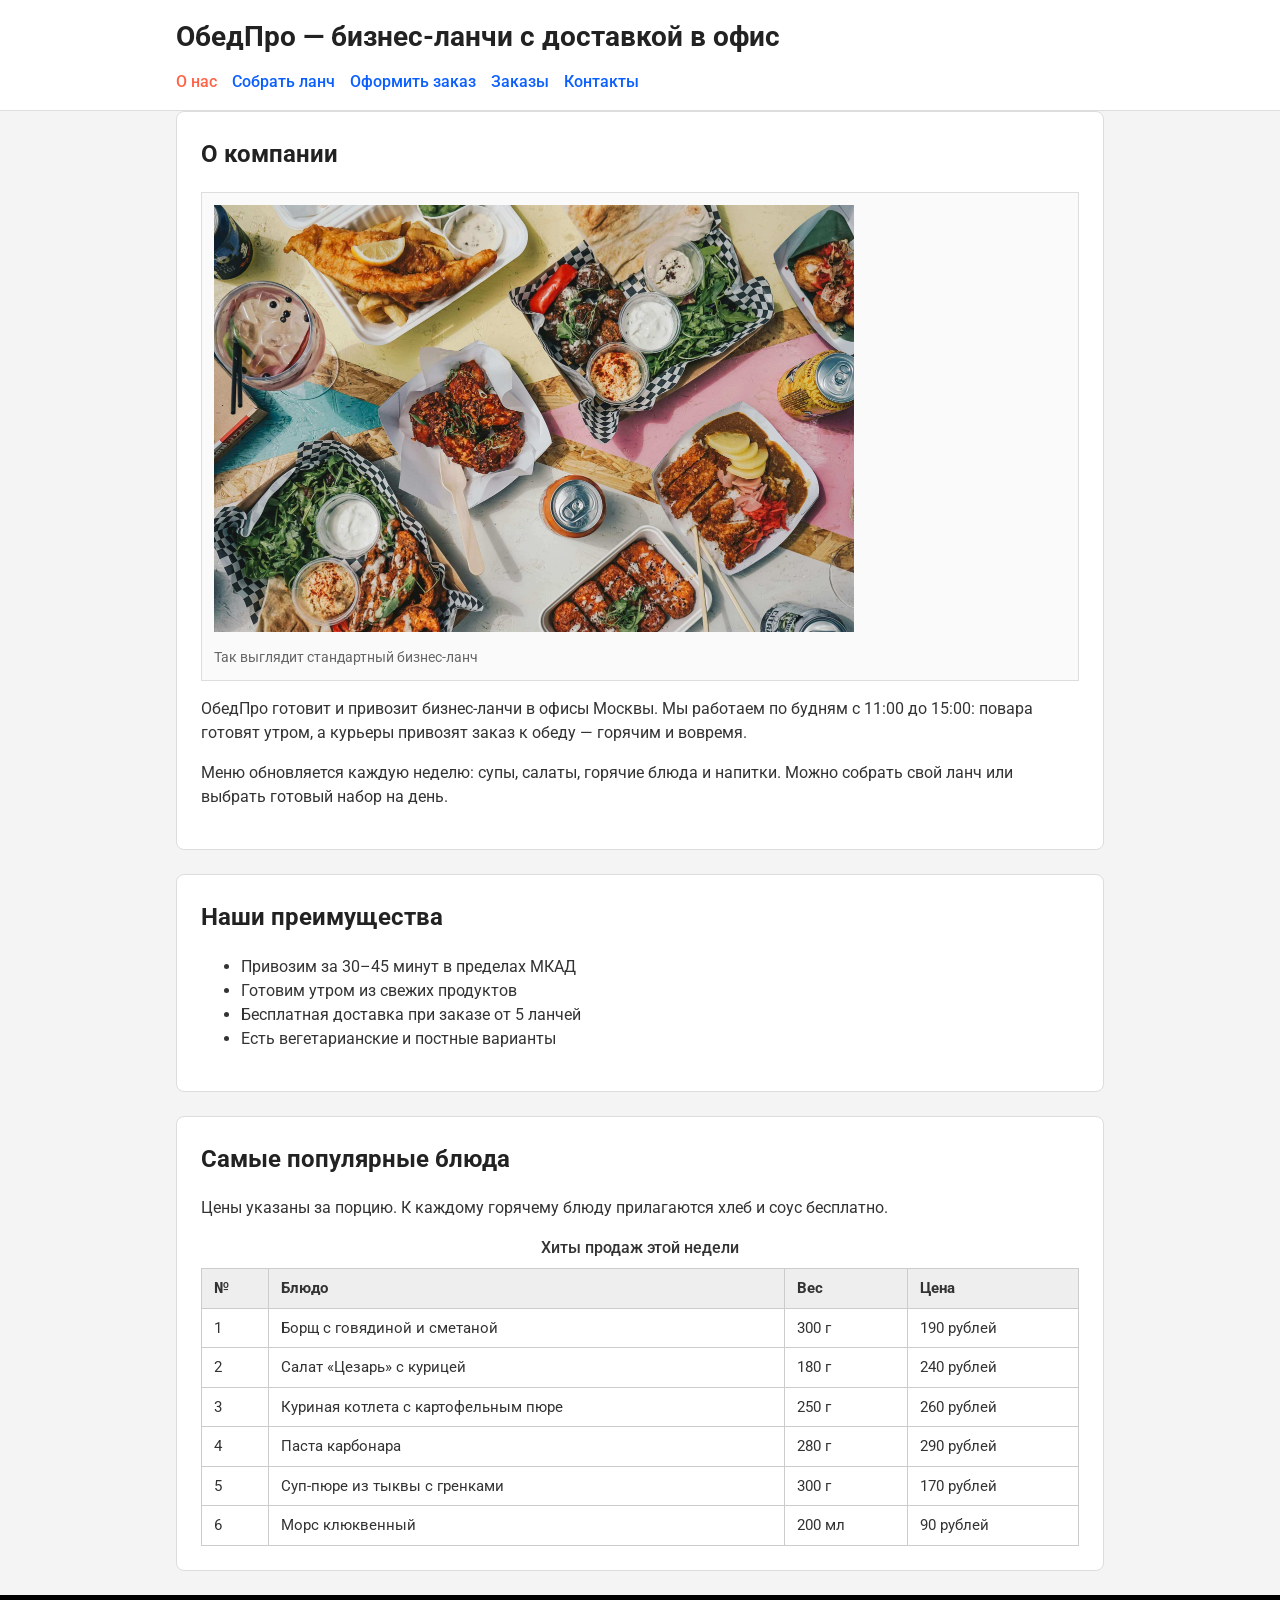
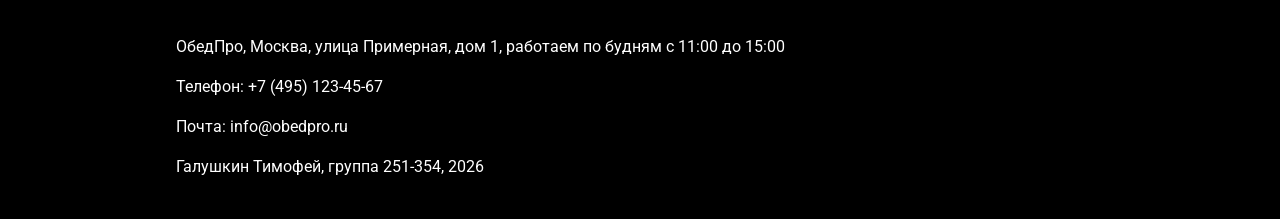
<file: index.html>
<!DOCTYPE html>
<html lang="ru">
    <head>
        <meta charset="utf-8">
        <meta name="viewport"
            content="width=device-width, initial-scale=1.0">
        <title>ОбедПро — доставка бизнес-ланчей в Москве</title>
        <link rel="preconnect" href="https://fonts.googleapis.com">
        <link rel="preconnect"
            href="https://fonts.gstatic.com" crossorigin>
        <link rel="stylesheet"
            href="https://fonts.googleapis.com/css2?family=Roboto:wght@400;500;700&amp;display=swap">
        <link rel="stylesheet" href="css/style.css">
    </head>
    <body>
        <header class="site-header">
            <div class="container header-inner">
                <h1 class="logo">ОбедПро — бизнес-ланчи с доставкой в офис</h1>
                <nav class="site-nav">
                    <ul>
                        <li>
                            <a href="#about" class="active">О нас</a>
                        </li>
                        <li>
                            <a href="lunch.html">Собрать ланч</a>
                        </li>
                        <li>
                            <a href="order.html">Оформить заказ</a>
                        </li>
                        <li>
                            <a href="orders.html">Заказы</a>
                        </li>
                        <li>
                            <a href="#contacts">Контакты</a>
                        </li>
                    </ul>
                </nav>
            </div>
        </header>
        <main class="container">
            <section class="about" id="about">
                <h2>О компании</h2>
                <figure>
                    <img src="images/lunch.jpg"
                        width="640" height="427"
                        alt="Бизнес-ланч: суп, горячее и салат">
                    <figcaption>
                        Так выглядит стандартный бизнес-ланч
                    </figcaption>
                </figure>
                <p>
                    ОбедПро готовит и привозит бизнес-ланчи
                    в офисы Москвы. Мы работаем по будням
                    с 11:00 до 15:00: повара готовят утром,
                    а курьеры привозят заказ к обеду —
                    горячим и вовремя.
                </p>
                <p>
                    Меню обновляется каждую неделю: супы,
                    салаты, горячие блюда и напитки.
                    Можно собрать свой ланч или выбрать
                    готовый набор на день.
                </p>
            </section>
            <section class="advantages" id="advantages">
                <h2>Наши преимущества</h2>
                <ul>
                    <li>
                        Привозим за 30–45 минут в пределах МКАД
                    </li>
                    <li>
                        Готовим утром из свежих продуктов
                    </li>
                    <li>
                        Бесплатная доставка при заказе от 5 ланчей
                    </li>
                    <li>
                        Есть вегетарианские и постные варианты
                    </li>
                </ul>
            </section>
            <section class="popular" id="popular">
                <h2>Самые популярные блюда</h2>
                <p>
                    Цены указаны за порцию. К каждому горячему
                    блюду прилагаются хлеб и соус бесплатно.
                </p>
                <table>
                    <caption>
                        Хиты продаж этой недели
                    </caption>
                    <thead>
                        <tr>
                            <th scope="col">
                                №
                            </th>
                            <th scope="col">
                                Блюдо
                            </th>
                            <th scope="col">
                                Вес
                            </th>
                            <th scope="col">
                                Цена
                            </th>
                        </tr>
                    </thead>
                    <tbody>
                        <tr>
                            <td>1</td>
                            <td>Борщ с говядиной и сметаной</td>
                            <td>300 г</td>
                            <td>190 рублей</td>
                        </tr>
                        <tr>
                            <td>2</td>
                            <td>Салат «Цезарь» с курицей</td>
                            <td>180 г</td>
                            <td>240 рублей</td>
                        </tr>
                        <tr>
                            <td>3</td>
                            <td>Куриная котлета с картофельным пюре</td>
                            <td>250 г</td>
                            <td>260 рублей</td>
                        </tr>
                        <tr>
                            <td>4</td>
                            <td>Паста карбонара</td>
                            <td>280 г</td>
                            <td>290 рублей</td>
                        </tr>
                        <tr>
                            <td>5</td>
                            <td>Суп-пюре из тыквы с гренками</td>
                            <td>300 г</td>
                            <td>170 рублей</td>
                        </tr>
                        <tr>
                            <td>6</td>
                            <td>Морс клюквенный</td>
                            <td>200 мл</td>
                            <td>90 рублей</td>
                        </tr>
                    </tbody>
                </table>
            </section>
        </main>
        <footer class="site-footer" id="contacts">
            <div class="container">
                <p>
                    ОбедПро, Москва, улица Примерная, дом 1,
                    работаем по будням с 11:00 до 15:00
                </p>
                <p>
                    Телефон:
                    <a href="tel:+74951234567">+7 (495) 123-45-67</a>
                </p>
                <p>
                    Почта:
                    <a href="mailto:info@obedpro.ru">info@obedpro.ru</a>
                </p>
                <p>Галушкин Тимофей, группа 251-354, 2026</p>
            </div>
        </footer>
    </body>
</html>
</file>
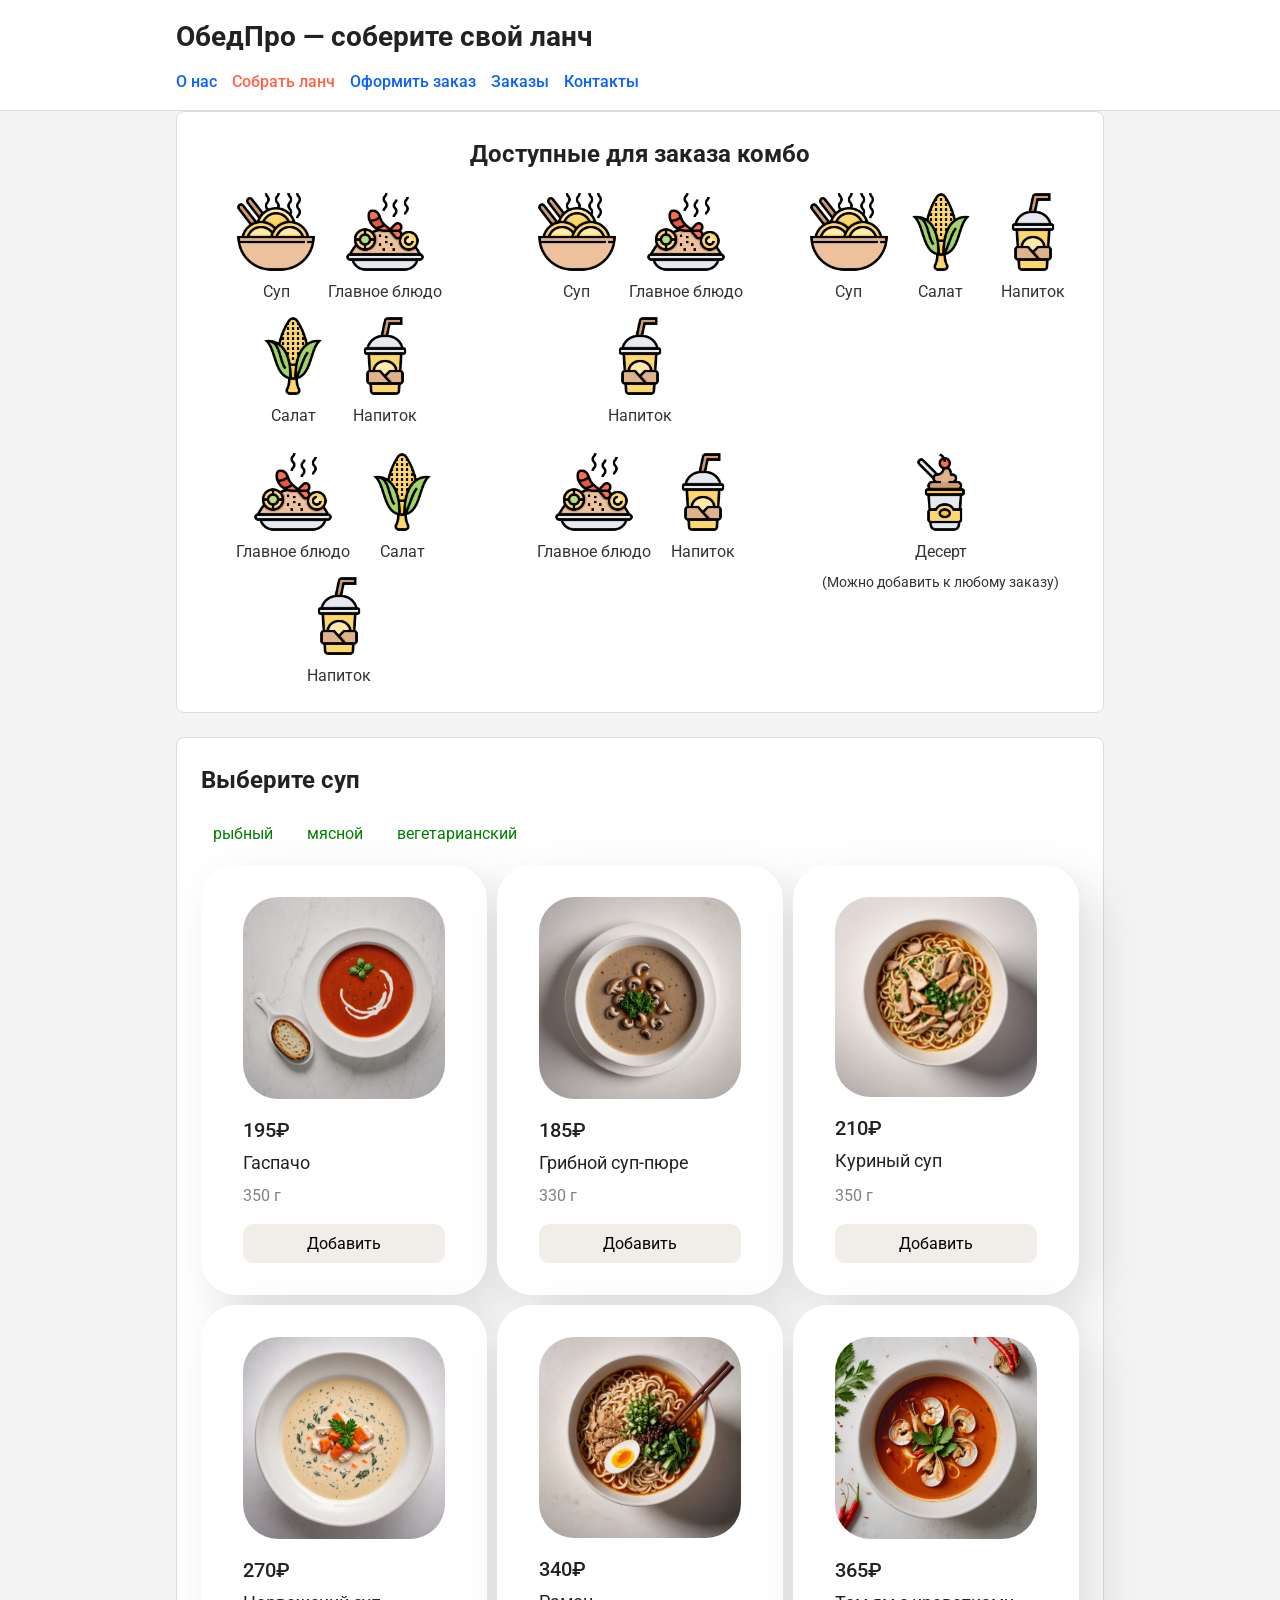
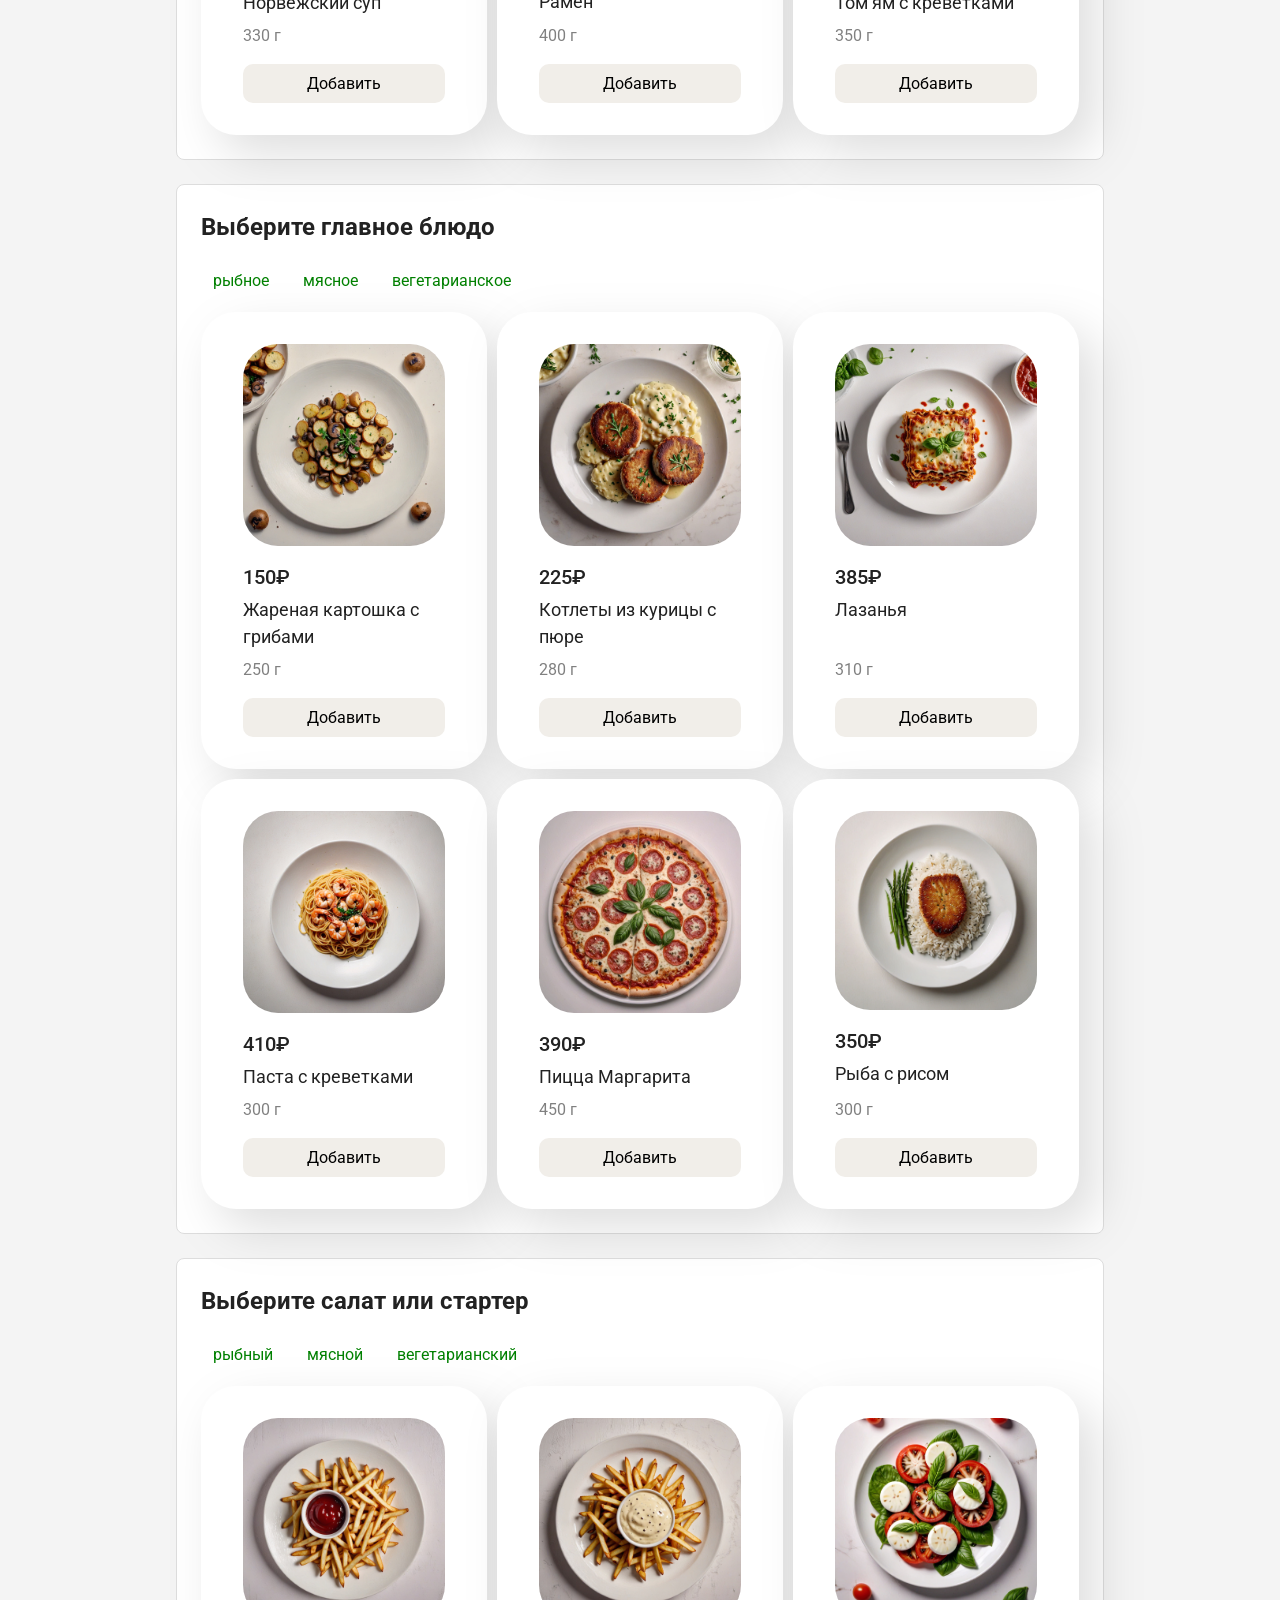
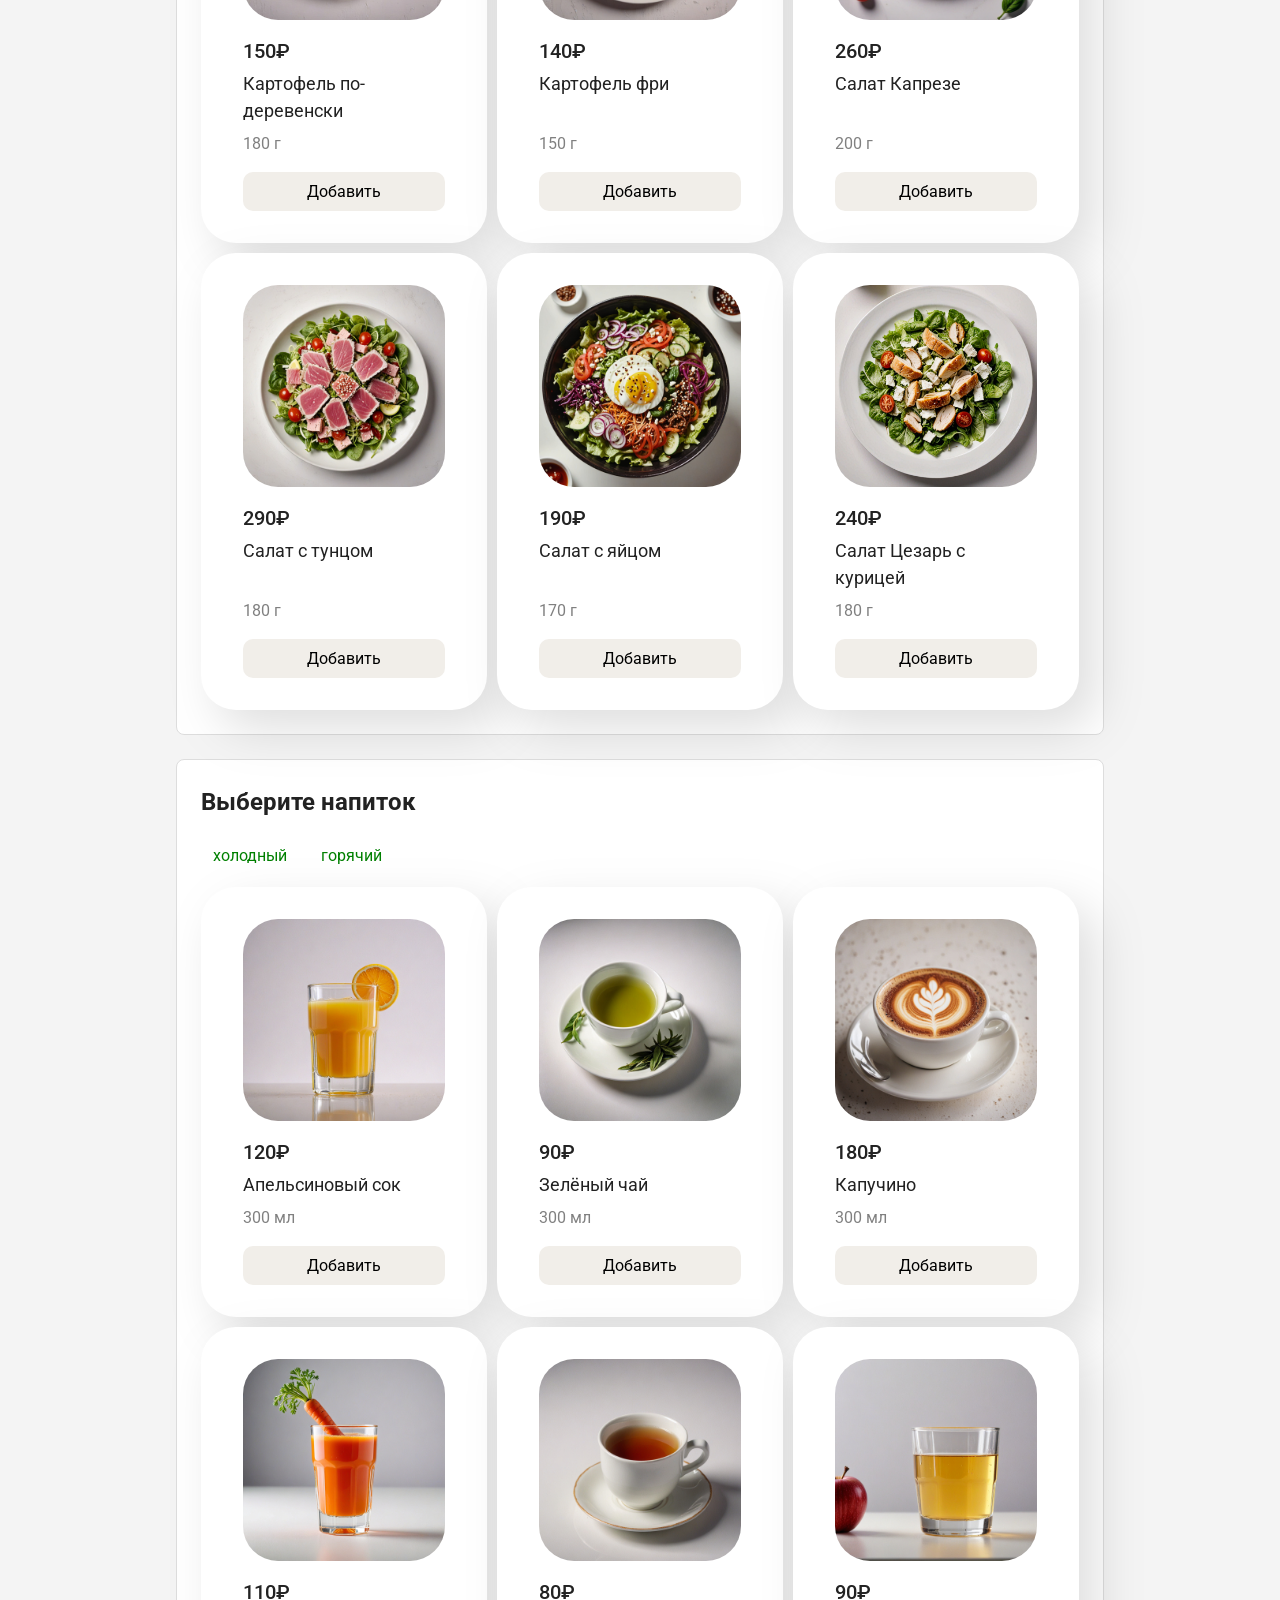
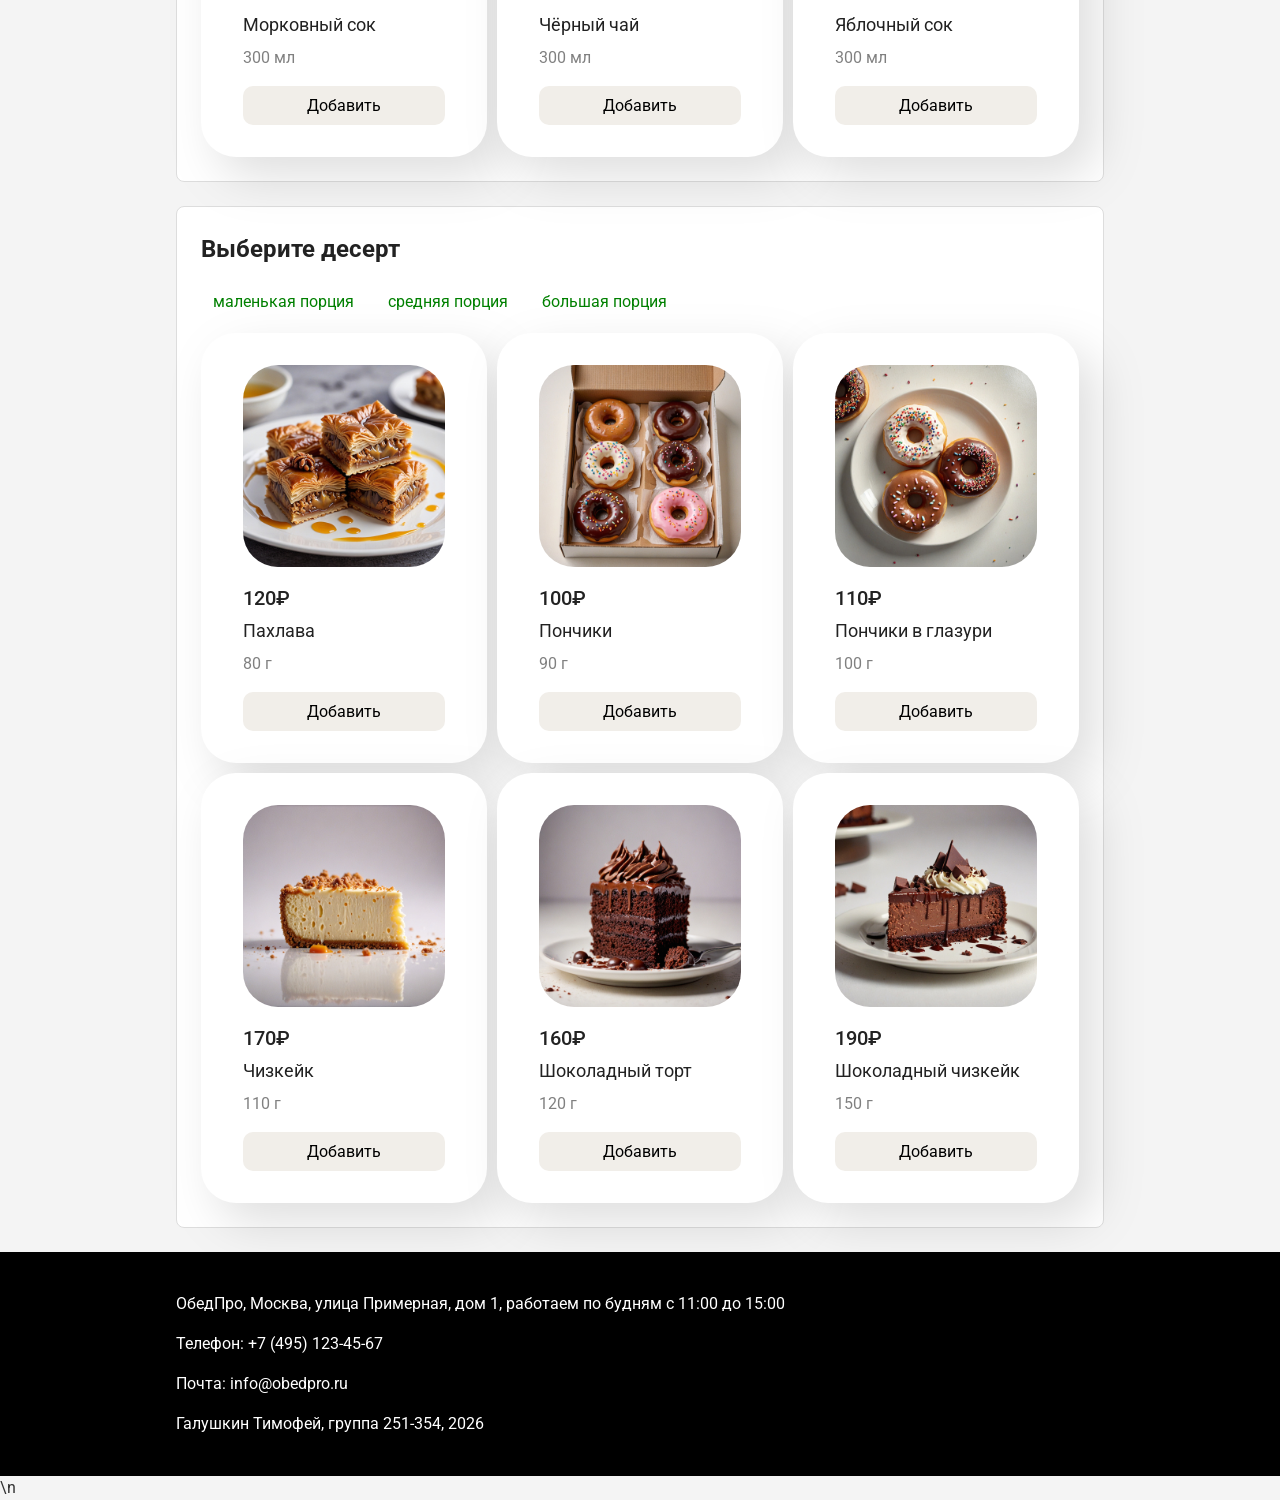
<file: lunch.html>
<!DOCTYPE html>
<html lang="ru">
    <head>
        <meta charset="utf-8">
        <meta name="viewport"
            content="width=device-width, initial-scale=1.0">
        <title>ОбедПро — собрать ланч</title>
        <link rel="preconnect" href="https://fonts.googleapis.com">
        <link rel="preconnect"
            href="https://fonts.gstatic.com" crossorigin>
        <link rel="stylesheet"
            href="https://fonts.googleapis.com/css2?family=Roboto:wght@400;500;700&amp;display=swap">
        <link rel="stylesheet" href="css/style.css">
        <link rel="stylesheet" href="css/lunch.css">
        <link rel="stylesheet" href="css/order.css">
    </head>
    <body>
        <header class="site-header">
            <div class="container header-inner">
                <h1 class="logo">ОбедПро — соберите свой ланч</h1>
                <nav class="site-nav">
                    <ul>
                        <li>
                            <a href="index.html#about">О нас</a>
                        </li>
                        <li>
                            <a href="lunch.html" class="active">Собрать ланч</a>
                        </li>
                        <li>
                            <a href="order.html">Оформить заказ</a>
                        </li>
                        <li>
                            <a href="orders.html">Заказы</a>
                        </li>
                        <li>
                            <a href="#contacts">Контакты</a>
                        </li>
                    </ul>
                </nav>
            </div>
        </header>
        <main class="container">
            <section class="combos" id="combos">
                <h2>Доступные для заказа комбо</h2>
                <div class="combo-grid">
                    <div class="combo">
                        <div class="combo-item">
                            <img src="images/icons/soup.png"
                                width="80" height="80"
                                alt="Суп">
                            <p>Суп</p>
                        </div>
                        <div class="combo-item">
                            <img src="images/icons/main.png"
                                width="80" height="80"
                                alt="Главное блюдо">
                            <p>Главное блюдо</p>
                        </div>
                        <div class="combo-item">
                            <img src="images/icons/salad.png"
                                width="80" height="80"
                                alt="Салат">
                            <p>Салат</p>
                        </div>
                        <div class="combo-item">
                            <img src="images/icons/drink.png"
                                width="80" height="80"
                                alt="Напиток">
                            <p>Напиток</p>
                        </div>
                    </div>
                    <div class="combo">
                        <div class="combo-item">
                            <img src="images/icons/soup.png"
                                width="80" height="80"
                                alt="Суп">
                            <p>Суп</p>
                        </div>
                        <div class="combo-item">
                            <img src="images/icons/main.png"
                                width="80" height="80"
                                alt="Главное блюдо">
                            <p>Главное блюдо</p>
                        </div>
                        <div class="combo-item">
                            <img src="images/icons/drink.png"
                                width="80" height="80"
                                alt="Напиток">
                            <p>Напиток</p>
                        </div>
                    </div>
                    <div class="combo">
                        <div class="combo-item">
                            <img src="images/icons/soup.png"
                                width="80" height="80"
                                alt="Суп">
                            <p>Суп</p>
                        </div>
                        <div class="combo-item">
                            <img src="images/icons/salad.png"
                                width="80" height="80"
                                alt="Салат">
                            <p>Салат</p>
                        </div>
                        <div class="combo-item">
                            <img src="images/icons/drink.png"
                                width="80" height="80"
                                alt="Напиток">
                            <p>Напиток</p>
                        </div>
                    </div>
                    <div class="combo">
                        <div class="combo-item">
                            <img src="images/icons/main.png"
                                width="80" height="80"
                                alt="Главное блюдо">
                            <p>Главное блюдо</p>
                        </div>
                        <div class="combo-item">
                            <img src="images/icons/salad.png"
                                width="80" height="80"
                                alt="Салат">
                            <p>Салат</p>
                        </div>
                        <div class="combo-item">
                            <img src="images/icons/drink.png"
                                width="80" height="80"
                                alt="Напиток">
                            <p>Напиток</p>
                        </div>
                    </div>
                    <div class="combo">
                        <div class="combo-item">
                            <img src="images/icons/main.png"
                                width="80" height="80"
                                alt="Главное блюдо">
                            <p>Главное блюдо</p>
                        </div>
                        <div class="combo-item">
                            <img src="images/icons/drink.png"
                                width="80" height="80"
                                alt="Напиток">
                            <p>Напиток</p>
                        </div>
                    </div>
                    <div class="combo-note">
                        <div class="combo-item">
                            <img src="images/icons/desert.png"
                                width="80" height="80"
                                alt="Десерт">
                            <p>Десерт</p>
                        </div>
                        <p class="combo-note-text">(Можно добавить к любому заказу)</p>
                    </div>
                </div>
            </section>
            <section class="menu-section" id="soups">
                <h2>Выберите суп</h2>
                <div class="filters">
                    <button type="button" data-kind="fish">рыбный</button>
                    <button type="button" data-kind="meat">мясной</button>
                    <button type="button" data-kind="veg">вегетарианский</button>
                </div>
                <div class="dishes" id="soups-dishes"></div>
            </section>
            <section class="menu-section" id="mains">
                <h2>Выберите главное блюдо</h2>
                <div class="filters">
                    <button type="button" data-kind="fish">рыбное</button>
                    <button type="button" data-kind="meat">мясное</button>
                    <button type="button" data-kind="veg">вегетарианское</button>
                </div>
                <div class="dishes" id="mains-dishes"></div>
            </section>
            <section class="menu-section" id="salads">
                <h2>Выберите салат или стартер</h2>
                <div class="filters">
                    <button type="button" data-kind="fish">рыбный</button>
                    <button type="button" data-kind="meat">мясной</button>
                    <button type="button" data-kind="veg">вегетарианский</button>
                </div>
                <div class="dishes" id="salads-dishes"></div>
            </section>
            <section class="menu-section" id="drinks">
                <h2>Выберите напиток</h2>
                <div class="filters">
                    <button type="button" data-kind="cold">холодный</button>
                    <button type="button" data-kind="hot">горячий</button>
                </div>
                <div class="dishes" id="drinks-dishes"></div>
            </section>
            <section class="menu-section" id="desserts">
                <h2>Выберите десерт</h2>
                <div class="filters">
                    <button type="button" data-kind="small">маленькая порция</button>
                    <button type="button" data-kind="medium">средняя порция</button>
                    <button type="button" data-kind="large">большая порция</button>
                </div>
                <div class="dishes" id="desserts-dishes"></div>
            </section>
        </main>
        <div class="checkout-bar" id="checkout-bar" hidden>
            <div class="container checkout-inner">
                <div class="checkout-total">
                    <span class="checkout-label">Итого:</span>
                    <span class="checkout-price" id="checkout-price">0₽</span>
                </div>
                <a href="order.html" class="checkout-button disabled"
                    id="checkout-button" aria-disabled="true">
                    Перейти к оформлению
                </a>
            </div>
        </div>
        <footer class="site-footer" id="contacts">
            <div class="container">
                <p>
                    ОбедПро, Москва, улица Примерная, дом 1,
                    работаем по будням с 11:00 до 15:00
                </p>
                <p>
                    Телефон:
                    <a href="tel:+74951234567">+7 (495) 123-45-67</a>
                </p>
                <p>
                    Почта:
                    <a href="mailto:info@obedpro.ru">info@obedpro.ru</a>
                </p>
                <p>Галушкин Тимофей, группа 251-354, 2026</p>
            </div>
        </footer>
                <script src="js/storage.js"></script>
        <script src="js/dishes.js"></script>
        <script src="js/combo.js"></script>
        <script src="js/display.js"></script>
        <script src="js/filters.js"></script>
        <script src="js/lunch.js"></script>
    </body>
</html>\n
</file>
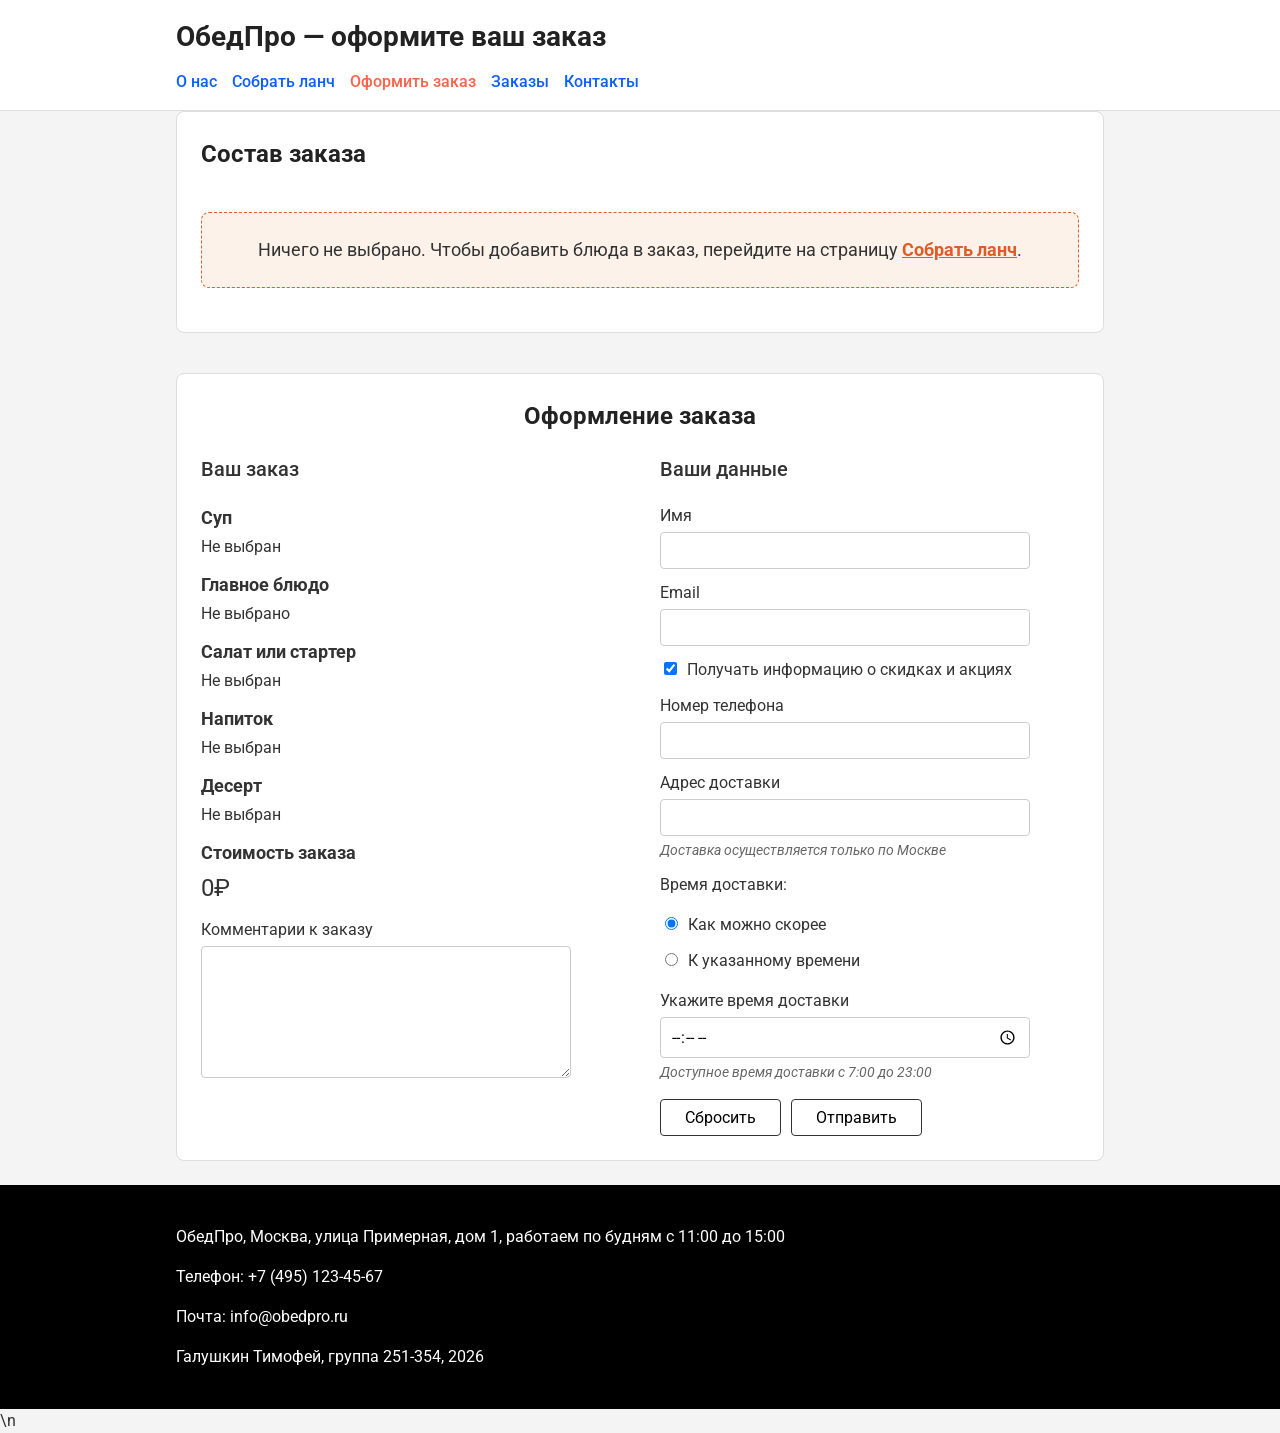
<file: order.html>
<!DOCTYPE html>
<html lang="ru">
    <head>
        <meta charset="utf-8">
        <meta name="viewport"
            content="width=device-width, initial-scale=1.0">
        <title>ОбедПро — оформить заказ</title>
        <link rel="preconnect" href="https://fonts.googleapis.com">
        <link rel="preconnect"
            href="https://fonts.gstatic.com" crossorigin>
        <link rel="stylesheet"
            href="https://fonts.googleapis.com/css2?family=Roboto:wght@400;500;700&amp;display=swap">
        <link rel="stylesheet" href="css/style.css">
        <link rel="stylesheet" href="css/lunch.css">
        <link rel="stylesheet" href="css/order.css">
    </head>
    <body>
        <header class="site-header">
            <div class="container header-inner">
                <h1 class="logo">ОбедПро — оформите ваш заказ</h1>
                <nav class="site-nav">
                    <ul>
                        <li>
                            <a href="index.html#about">О нас</a>
                        </li>
                        <li>
                            <a href="lunch.html">Собрать ланч</a>
                        </li>
                        <li>
                            <a href="order.html" class="active">Оформить заказ</a>
                        </li>
                        <li>
                            <a href="orders.html">Заказы</a>
                        </li>
                        <li>
                            <a href="#contacts">Контакты</a>
                        </li>
                    </ul>
                </nav>
            </div>
        </header>
        <main class="container">
            <section class="order-composition" id="order-composition">
                <h2>Состав заказа</h2>
                <div class="dishes" id="order-dishes"></div>
                <p id="order-empty-msg" class="empty-message" hidden>
                    Ничего не выбрано. Чтобы добавить блюда в заказ,
                    перейдите на страницу
                    <a href="lunch.html">Собрать ланч</a>.
                </p>
            </section>
            <section class="order-section">
                <h2>Оформление заказа</h2>
                <form id="order-form">
                    <div class="order-columns">
                        <div class="order-block">
                            <h3>Ваш заказ</h3>
                            <div class="order-category" id="order-soup">
                                <p class="order-category-name">Суп</p>
                                <p class="order-category-dish">Не выбран</p>
                            </div>
                            <div class="order-category" id="order-main">
                                <p class="order-category-name">Главное блюдо</p>
                                <p class="order-category-dish">Не выбрано</p>
                            </div>
                            <div class="order-category" id="order-salad">
                                <p class="order-category-name">Салат или стартер</p>
                                <p class="order-category-dish">Не выбран</p>
                            </div>
                            <div class="order-category" id="order-drink">
                                <p class="order-category-name">Напиток</p>
                                <p class="order-category-dish">Не выбран</p>
                            </div>
                            <div class="order-category" id="order-dessert">
                                <p class="order-category-name">Десерт</p>
                                <p class="order-category-dish">Не выбран</p>
                            </div>
                            <div class="order-category" id="order-total">
                                <p class="order-category-name">Стоимость заказа</p>
                                <p class="order-total-value" id="order-total-value">0₽</p>
                            </div>
                            <label for="comment">Комментарии к заказу</label>
                            <textarea id="comment" name="comment" rows="6"></textarea>
                        </div>
                        <div class="order-block">
                            <h3>Ваши данные</h3>
                            <label for="name">Имя</label>
                            <input type="text" id="name" name="name" required>
                            <label for="email">Email</label>
                            <input type="email" id="email" name="email" required>
                            <label class="check-label">
                                <input type="checkbox" id="subscribe"
                                    name="subscribe" value="1" checked>
                                Получать информацию о скидках и акциях
                            </label>
                            <label for="phone">Номер телефона</label>
                            <input type="tel" id="phone" name="phone" required>
                            <label for="address">Адрес доставки</label>
                            <input type="text" id="address" name="address" required>
                            <p class="hint">Доставка осуществляется только по Москве</p>
                            <fieldset>
                                <legend>Время доставки:</legend>
                                <label class="check-label">
                                    <input type="radio" name="delivery_type"
                                        value="now" checked required>
                                    Как можно скорее
                                </label>
                                <label class="check-label">
                                    <input type="radio" name="delivery_type"
                                        value="by_time" required>
                                    К указанному времени
                                </label>
                            </fieldset>
                            <label for="time">Укажите время доставки</label>
                            <input type="time" id="time" name="delivery_time"
                                min="07:00" max="23:00" step="300">
                            <p class="hint">Доступное время доставки с 7:00 до 23:00</p>
                            <div class="form-buttons">
                                <button type="reset">Сбросить</button>
                                <button type="submit">Отправить</button>
                            </div>
                        </div>
                    </div>
                </form>
            </section>
        </main>
        <footer class="site-footer" id="contacts">
            <div class="container">
                <p>
                    ОбедПро, Москва, улица Примерная, дом 1,
                    работаем по будням с 11:00 до 15:00
                </p>
                <p>
                    Телефон:
                    <a href="tel:+74951234567">+7 (495) 123-45-67</a>
                </p>
                <p>
                    Почта:
                    <a href="mailto:info@obedpro.ru">info@obedpro.ru</a>
                </p>
                <p>Галушкин Тимофей, группа 251-354, 2026</p>
            </div>
        </footer>
        <script src="js/storage.js"></script>
        <script src="js/dishes.js"></script>
        <script src="js/combo.js"></script>
        <script src="js/order.js"></script>
    </body>
</html>\n
</file>
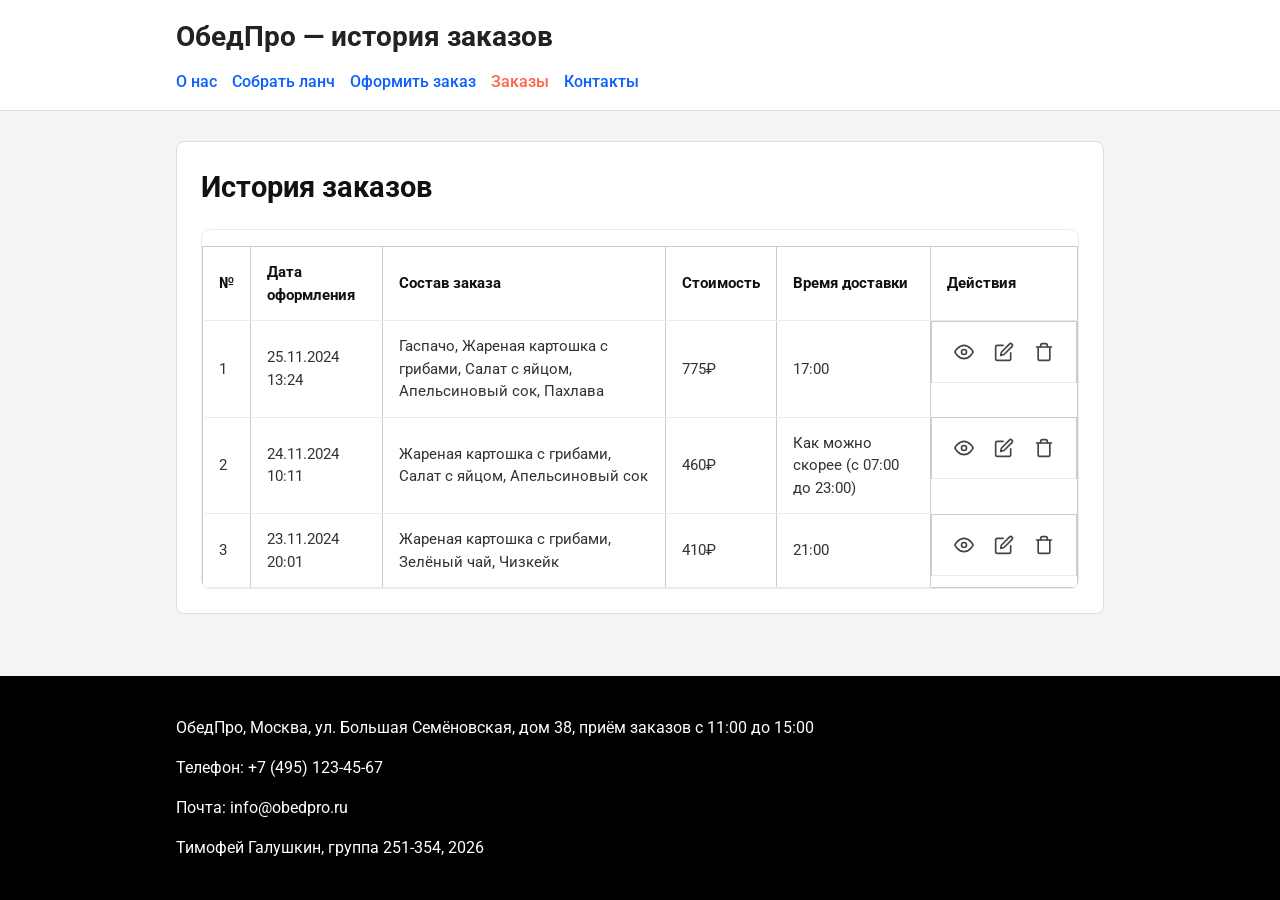
<file: orders.html>
<!DOCTYPE html>
<html lang="ru">
    <head>
        <meta charset="utf-8">
        <meta name="viewport"
            content="width=device-width, initial-scale=1.0">
        <title>ОбедПро — история заказов</title>
        <link rel="preconnect" href="https://fonts.googleapis.com">
        <link rel="preconnect"
            href="https://fonts.gstatic.com" crossorigin>
        <link rel="stylesheet"
            href="https://fonts.googleapis.com/css2?family=Roboto:wght@400;500;700&amp;display=swap">
        <link rel="stylesheet" href="css/style.css">
        <link rel="stylesheet" href="css/order.css">
        <link rel="stylesheet" href="css/orders.css">
    </head>
    <body>
        <header class="site-header">
            <div class="container header-inner">
                <h1 class="logo">ОбедПро — история заказов</h1>
                <nav class="site-nav">
                    <ul>
                        <li>
                            <a href="index.html#about">О нас</a>
                        </li>
                        <li>
                            <a href="lunch.html">Собрать ланч</a>
                        </li>
                        <li>
                            <a href="order.html">Оформить заказ</a>
                        </li>
                        <li>
                            <a href="orders.html" class="active">Заказы</a>
                        </li>
                        <li>
                            <a href="#contacts">Контакты</a>
                        </li>
                    </ul>
                </nav>
            </div>
        </header>
        <main class="container">
            <section class="orders-section">
                <h2>История заказов</h2>
                <p id="orders-empty-msg" class="empty-message" hidden>
                    У вас пока нет оформленных заказов. Чтобы сделать заказ,
                    перейдите на страницу
                    <a href="lunch.html">Собрать ланч</a>.
                </p>
                <div class="table-wrapper" id="orders-table-wrapper">
                    <table class="orders-table">
                        <thead>
                            <tr>
                                <th>№</th>
                                <th>Дата оформления</th>
                                <th>Состав заказа</th>
                                <th>Стоимость</th>
                                <th>Время доставки</th>
                                <th>Действия</th>
                            </tr>
                        </thead>
                        <tbody id="orders-tbody"></tbody>
                    </table>
                </div>
            </section>
        </main>

        <!-- Модальное окно просмотра -->
        <div class="modal-overlay" id="view-modal" hidden>
            <div class="modal-card">
                <div class="modal-header">
                    <h3>Просмотр заказа</h3>
                    <button type="button" class="modal-close"
                        data-action="close" aria-label="Закрыть">×</button>
                </div>
                <div class="modal-body" id="view-modal-body"></div>
                <div class="modal-footer">
                    <button type="button" class="btn-primary"
                        data-action="close">Ок</button>
                </div>
            </div>
        </div>

        <!-- Модальное окно редактирования -->
        <div class="modal-overlay" id="edit-modal" hidden>
            <div class="modal-card">
                <div class="modal-header">
                    <h3>Редактирование заказа</h3>
                    <button type="button" class="modal-close"
                        data-action="close" aria-label="Закрыть">×</button>
                </div>
                <form id="edit-order-form">
                    <div class="modal-body">
                        <div class="modal-info-row">
                            <span class="modal-info-label">Дата оформления</span>
                            <span id="edit-order-date"></span>
                        </div>

                        <h4 class="modal-section-title">Доставка</h4>
                        <div class="form-group">
                            <label for="edit-name">Имя получателя</label>
                            <input type="text" id="edit-name"
                                name="full_name" required>
                        </div>
                        <div class="form-group">
                            <label for="edit-address">Адрес доставки</label>
                            <input type="text" id="edit-address"
                                name="delivery_address" required>
                        </div>
                        <div class="form-group">
                            <span class="form-group-label">Тип доставки</span>
                            <div class="radio-group">
                                <label class="radio-label">
                                    <input type="radio" name="delivery_type"
                                        value="now" id="edit-delivery-now"
                                        required>
                                    Как можно скорее
                                </label>
                                <label class="radio-label">
                                    <input type="radio" name="delivery_type"
                                        value="by_time" id="edit-delivery-time"
                                        required>
                                    Ко времени
                                </label>
                            </div>
                        </div>
                        <div class="form-group">
                            <label for="edit-time">Время доставки</label>
                            <input type="time" id="edit-time"
                                name="delivery_time" min="07:00" max="23:00"
                                step="300">
                        </div>
                        <div class="form-group">
                            <label for="edit-phone">Телефон</label>
                            <input type="tel" id="edit-phone"
                                name="phone" required>
                        </div>
                        <div class="form-group">
                            <label for="edit-email">Email</label>
                            <input type="email" id="edit-email"
                                name="email" required>
                        </div>

                        <h4 class="modal-section-title">Комментарий</h4>
                        <div class="form-group">
                            <textarea id="edit-comment" name="comment"
                                rows="3"></textarea>
                        </div>

                        <h4 class="modal-section-title">Состав заказа</h4>
                        <div class="order-composition-list"
                            id="edit-order-composition"></div>
                        <div class="order-composition-total">
                            <span>Стоимость:</span>
                            <span id="edit-order-total"
                                class="total-price"></span>
                        </div>
                    </div>
                    <div class="modal-footer">
                        <button type="button" class="btn-cancel"
                            data-action="close">Отмена</button>
                        <button type="submit"
                            class="btn-save">Сохранить</button>
                    </div>
                </form>
            </div>
        </div>

        <!-- Модальное окно подтверждения удаления -->
        <div class="modal-overlay" id="delete-modal" hidden>
            <div class="modal-card modal-card-sm">
                <div class="modal-header">
                    <h3>Удаление заказа</h3>
                    <button type="button" class="modal-close"
                        data-action="close" aria-label="Закрыть">×</button>
                </div>
                <div class="modal-body">
                    <p>Вы уверены, что хотите удалить заказ?</p>
                </div>
                <div class="modal-footer">
                    <button type="button" class="btn-cancel"
                        data-action="close">Отмена</button>
                    <button type="button" class="btn-danger"
                        id="confirm-delete-btn">Да</button>
                </div>
            </div>
        </div>

        <footer class="site-footer" id="contacts">
            <div class="container">
                <p>
                    ОбедПро, Москва, ул. Большая Семёновская, дом 38,
                    приём заказов с 11:00 до 15:00
                </p>
                <p>
                    Телефон:
                    <a href="tel:+74951234567">+7 (495) 123-45-67</a>
                </p>
                <p>
                    Почта:
                    <a href="mailto:info@obedpro.ru">info@obedpro.ru</a>
                </p>
                <p>Тимофей Галушкин, группа 251-354, 2026</p>
            </div>
        </footer>
        <script src="js/storage.js"></script>
        <script src="js/dishes.js"></script>
        <script src="js/combo.js"></script>
        <script src="js/orders.js"></script>
    </body>
</html>
</file>
<file: css/style.css>
* {
    box-sizing: border-box;
}

body {
    font-family: "Roboto", Arial, sans-serif;
    font-size: 16px;
    font-weight: 400;
    line-height: 1.5;
    color: #333333;
    background-color: #f4f4f4;
    margin: 0;
    padding: 0;
    display: flex;
    flex-direction: column;
    min-height: 100vh;
}

.container {
    max-width: 960px;
    margin: 0 auto;
    padding: 0 16px;
}

.site-header {
    background-color: #ffffff;
    margin: 0;
    padding: 16px 0;
    border-bottom: 1px solid #dddddd;
}

.header-inner {
    margin: 0 auto;
    padding: 0 16px;
}

.logo {
    font-size: 28px;
    font-weight: 700;
    color: #222222;
    margin: 0 0 12px 0;
}

.site-nav {
    margin: 0;
    padding: 0;
}

.site-nav ul {
    list-style: none;
    margin: 0;
    padding: 0;
    display: flex;
    gap: 15px;
    flex-wrap: wrap;
}

.site-nav a {
    font-family: "Roboto", Arial, sans-serif;
    font-size: 16px;
    font-weight: 500;
    color: #0b5fff;
    text-decoration: none;
}

.site-nav a:hover {
    color: #ff6600;
    text-decoration: underline;
}

.site-nav a.active {
    color: tomato;
}

main {
    margin: 24px auto;
    padding: 0 16px;
    flex: 1 0 auto;
    width: 100%;
}

section {
    background-color: #ffffff;
    margin: 0 0 24px 0;
    padding: 24px;
    border: 1px solid #dddddd;
    border-radius: 8px;
}

h2 {
    font-size: 24px;
    font-weight: 700;
    color: #222222;
    margin-top: 0;
}

p {
    font-size: 16px;
    color: #333333;
}

ul {
    font-size: 16px;
    color: #333333;
}

figure {
    margin: 16px 0;
    padding: 12px;
    border: 1px solid #dddddd;
    background-color: #fafafa;
}

figcaption {
    font-size: 14px;
    color: #666666;
    margin-top: 8px;
}

img {
    width: 100%;
    height: auto;
    max-width: 640px;
}

table {
    width: 100%;
    border: 1px solid #cccccc;
    border-collapse: collapse;
    margin-top: 16px;
}

caption {
    font-size: 16px;
    font-weight: 500;
    margin-bottom: 8px;
}

th,
td {
    border: 1px solid #cccccc;
    padding: 8px 12px;
    text-align: left;
    font-size: 15px;
}

th {
    font-weight: 700;
    background-color: #eeeeee;
}

.site-footer {
    background-color: black;
    color: white;
    margin: 0;
    padding: 24px 0;
}

.site-footer p {
    color: white;
}

.site-footer a {
    font-family: "Roboto", Arial, sans-serif;
    font-size: 16px;
    color: white;
    text-decoration: none;
}

.site-footer a:hover {
    color: #ffcc00;
}

@media (max-width: 800px) {
    .site-nav ul {
        justify-content: space-between;
    }

    .about img {
        width: 500px;
    }
}

@media (max-width: 600px) {
    .logo {
        text-align: center;
    }

    .site-nav ul {
        flex-direction: column;
        align-items: center;
    }

    .site-nav a {
        font-size: 20px;
    }

    .about img {
        width: 100%;
    }

    th,
    td {
        font-size: 13px;
    }
}

@media (max-width: 400px) {
    th,
    td {
        font-size: 11px;
    }
}
</file>
<file: css/lunch.css>
.dishes {
    display: grid;
    grid-template-columns: repeat(3, 1fr);
    gap: 10px;
}

.combos h2 {
    text-align: center;
}

.combo-grid {
    display: grid;
    grid-template-columns: repeat(3, minmax(0, 1fr));
    gap: 24px;
}

.combo {
    display: flex;
    flex-wrap: wrap;
    gap: 12px;
    justify-content: center;
    min-width: 0;
}

.combo-item {
    display: flex;
    flex-direction: column;
    align-items: center;
    text-align: center;
    min-width: 0;
}

.combo-item img {
    width: 80px;
    height: 80px;
    transition: transform 0.3s;
}

.combo-item img:hover {
    transform: translateY(-5px) scale(1.1);
}

.combo-item p {
    margin: 8px 0 0 0;
}

.combo-note {
    display: flex;
    flex-direction: column;
    align-items: center;
}

.combo-note-text {
    font-size: 14px;
    margin: 8px 0 0 0;
}

.filters {
    display: flex;
    gap: 10px;
    flex-wrap: wrap;
    margin: 0 0 16px 0;
}

.filters button {
    background: none;
    border: none;
    border-radius: 20px;
    padding: 6px 12px;
    cursor: pointer;
    font-family: "Roboto", Arial, sans-serif;
    font-size: 16px;
    color: green;
}

.filters button.active {
    background-color: green;
    color: white;
}

.dish {
    display: flex;
    flex-direction: column;
    background-color: white;
    padding: 30px 40px;
    border: 2px solid transparent;
    border-radius: 35px;
    filter: drop-shadow(17px 19px 24px rgba(0, 0, 0, 0.13));
    cursor: pointer;
}

.dish:hover {
    border: 2px solid tomato;
}

.dish:hover button {
    background-color: tomato;
    color: white;
}

.dish img {
    width: 100%;
    height: auto;
    border-radius: 35px;
}

.dish-price {
    font-size: 20px;
    font-weight: 500;
    color: #222222;
    margin: 16px 0 4px 0;
}

.dish-name {
    font-size: 18px;
    color: #222222;
    margin: 0;
    flex-grow: 1;
}

.dish-weight {
    color: gray;
    margin: 8px 0 0 0;
}

.dish button {
    background-color: #f1eee9;
    margin-top: 16px;
    padding: 10px 30px;
    border: none;
    border-radius: 10px;
    cursor: pointer;
    font-family: "Roboto", Arial, sans-serif;
    font-size: 16px;
}

@media (max-width: 800px) {
    .dishes {
        grid-template-columns: repeat(2, 1fr);
    }
}

@media (max-width: 600px) {
    .menu-section h2 {
        text-align: center;
    }

    .dishes {
        grid-template-columns: 1fr;
    }

    .combo-grid {
        grid-template-columns: 1fr;
    }
}

.checkout-bar {
    position: sticky;
    bottom: 0;
    left: 0;
    width: 100%;
    background-color: #ffffff;
    box-shadow: 0 -4px 12px rgba(0, 0, 0, 0.12);
    padding: 14px 0;
    z-index: 40;
}

.checkout-inner {
    display: flex;
    justify-content: space-between;
    align-items: center;
}

.checkout-total {
    font-size: 1.2rem;
    font-weight: 700;
}

.checkout-price {
    color: #e25b26;
    margin-left: 8px;
}

.checkout-button {
    display: inline-block;
    padding: 10px 24px;
    background-color: #e25b26;
    color: #ffffff;
    text-decoration: none;
    border-radius: 6px;
    font-weight: 500;
    transition: background-color 0.2s, opacity 0.2s;
}

.checkout-button:hover:not(.disabled) {
    background-color: #c94b1b;
}

.checkout-button.disabled {
    background-color: #cccccc;
    color: #666666;
    cursor: not-allowed;
    pointer-events: none;
    opacity: 0.7;
}
</file>
<file: css/order.css>
.order-section h2 {
    text-align: center;
}

.order-section h3 {
    font-size: 20px;
    font-weight: 500;
    margin-top: 0;
}

#order-empty {
    font-size: 18px;
    font-weight: 700;
}

.order-category {
    margin: 12px 0;
}

.order-category-name {
    font-size: 18px;
    font-weight: 700;
    margin: 0;
}

.order-category-dish {
    margin: 4px 0 0 0;
}

.order-total-value {
    font-size: 24px;
    margin: 4px 0 0 0;
}

.dish.selected {
    border: 2px solid tomato;
}

.notice-overlay {
    position: fixed;
    top: 0;
    left: 0;
    width: 100%;
    height: 100%;
    display: flex;
    align-items: center;
    justify-content: center;
    background-color: rgba(0, 0, 0, 0.5);
    z-index: 100;
}

.notice {
    background-color: white;
    border: 1px solid #333333;
    padding: 32px;
    max-width: 400px;
    text-align: center;
}

.notice p {
    font-size: 18px;
    margin: 0 0 16px 0;
}

.notice button {
    padding: 8px 24px;
    border: 1px solid #333333;
    border-radius: 20px;
    background-color: white;
    cursor: pointer;
    font-family: "Roboto", Arial, sans-serif;
    font-size: 16px;
}

.notice button:hover {
    background-color: tomato;
    color: white;
}

.order-columns {
    display: grid;
    grid-template-columns: 1fr 1fr;
    gap: 40px;
}

.order-block label {
    display: block;
    margin: 12px 0 4px 0;
}

.order-block select,
.order-block textarea,
.order-block input[type="text"],
.order-block input[type="email"],
.order-block input[type="tel"],
.order-block input[type="time"] {
    width: 100%;
    max-width: 370px;
    padding: 8px 10px;
    border: 1px solid #cccccc;
    border-radius: 4px;
    font-family: "Roboto", Arial, sans-serif;
    font-size: 16px;
    background-color: white;
}

.order-block textarea {
    min-height: 120px;
    resize: vertical;
}

.check-label {
    font-weight: 400;
}

.order-block input[type="checkbox"],
.order-block input[type="radio"] {
    margin-right: 6px;
}

.order-block fieldset {
    border: none;
    padding: 0;
    margin: 12px 0 0 0;
}

.order-block legend {
    padding: 0;
    margin-bottom: 4px;
}

.hint {
    font-size: 14px;
    font-style: italic;
    color: #666666;
    margin: 4px 0 0 0;
}

.form-buttons {
    display: flex;
    gap: 10px;
    margin-top: 16px;
}

.form-buttons button {
    padding: 8px 24px;
    border: 1px solid #333333;
    border-radius: 4px;
    background-color: white;
    cursor: pointer;
    font-family: "Roboto", Arial, sans-serif;
    font-size: 16px;
}

.form-buttons button:hover {
    background-color: #eeeeee;
}

@media (max-width: 600px) {
    .order-columns {
        grid-template-columns: 1fr;
    }
}

.btn-delete {
    background-color: #d9534f;
    color: #fff;
    border: none;
    border-radius: 4px;
    padding: 8px 16px;
    cursor: pointer;
    font-weight: 500;
    transition: background-color 0.2s;
}

.btn-delete:hover {
    background-color: #c9302c;
}

.empty-message {
    padding: 24px;
    background-color: #fdf2e9;
    border: 1px dashed #e25b26;
    border-radius: 8px;
    text-align: center;
    font-size: 1.1rem;
    margin: 20px 0;
}

.empty-message a {
    color: #e25b26;
    font-weight: 700;
    text-decoration: underline;
}

.order-composition {
    margin-bottom: 40px;
}
</file>
<file: css/orders.css>
.orders-section {
    margin: 30px 0 60px;
}

.orders-section h2 {
    font-size: 1.8rem;
    font-weight: 700;
    margin-bottom: 20px;
    color: #111111;
}

.table-wrapper {
    overflow-x: auto;
    margin-top: 20px;
    background: #ffffff;
    border-radius: 8px;
    border: 1px solid #ebebeb;
}

.orders-table {
    width: 100%;
    border-collapse: collapse;
    text-align: left;
    font-size: 0.95rem;
}

.orders-table th,
.orders-table td {
    padding: 14px 16px;
    border-bottom: 1px solid #ebebeb;
    vertical-align: middle;
}

.orders-table th {
    background-color: #ffffff;
    font-weight: 700;
    color: #111111;
}

.orders-table tbody tr:hover {
    background-color: #fbfbfb;
}

.orders-actions {
    display: flex;
    gap: 8px;
    align-items: center;
}

.btn-icon-action {
    background: transparent;
    border: none;
    cursor: pointer;
    padding: 6px;
    border-radius: 4px;
    color: #444444;
    display: inline-flex;
    align-items: center;
    justify-content: center;
    transition: background-color 0.15s, color 0.15s;
}

.btn-icon-action:hover {
    background-color: #f0f0f0;
    color: #000000;
}

/* Modals */
.modal-overlay {
    position: fixed;
    top: 0;
    left: 0;
    width: 100%;
    height: 100%;
    background-color: rgba(0, 0, 0, 0.45);
    display: flex;
    justify-content: center;
    align-items: center;
    z-index: 1000;
    padding: 20px;
}

.modal-overlay[hidden] {
    display: none;
}

.modal-card {
    background: #ffffff;
    border-radius: 12px;
    width: 100%;
    max-width: 520px;
    max-height: 90vh;
    overflow-y: auto;
    box-shadow: 0 16px 40px rgba(0, 0, 0, 0.18);
    display: flex;
    flex-direction: column;
}

.modal-card-sm {
    max-width: 420px;
}

.modal-header {
    display: flex;
    justify-content: space-between;
    align-items: center;
    padding: 20px 24px 16px;
    border-bottom: 1px solid #eeeeee;
}

.modal-header h3 {
    margin: 0;
    font-size: 1.35rem;
    font-weight: 700;
    color: #111111;
}

.modal-close {
    background: transparent;
    border: none;
    font-size: 1.6rem;
    line-height: 1;
    cursor: pointer;
    color: #888888;
    padding: 2px 6px;
    border-radius: 4px;
}

.modal-close:hover {
    color: #000000;
    background-color: #f0f0f0;
}

.modal-body {
    padding: 20px 24px;
    flex-grow: 1;
}

.modal-info-row {
    display: flex;
    justify-content: space-between;
    font-size: 0.95rem;
    padding-bottom: 12px;
    border-bottom: 1px solid #f0f0f0;
    color: #333333;
}

.modal-info-label {
    color: #666666;
}

.modal-section-title {
    font-size: 1.05rem;
    font-weight: 700;
    color: #111111;
    margin: 16px 0 10px;
}

.form-group {
    margin-bottom: 12px;
    display: flex;
    flex-direction: column;
    gap: 4px;
}

.form-group label,
.form-group-label {
    font-size: 0.9rem;
    color: #333333;
    font-weight: 400;
}

.form-group input[type="text"],
.form-group input[type="email"],
.form-group input[type="tel"],
.form-group input[type="time"],
.form-group textarea {
    border: 1px solid #cccccc;
    border-radius: 4px;
    padding: 8px 10px;
    font-size: 0.95rem;
    font-family: inherit;
    width: 100%;
    box-sizing: border-box;
}

.form-group input:focus,
.form-group textarea:focus {
    border-color: #288c42;
    outline: none;
}

.radio-group {
    display: flex;
    gap: 18px;
    margin-top: 4px;
}

.radio-label {
    display: flex;
    align-items: center;
    gap: 6px;
    cursor: pointer;
    font-size: 0.95rem;
}

.order-composition-list {
    margin-top: 6px;
    display: flex;
    flex-direction: column;
    gap: 6px;
}

.composition-row {
    display: flex;
    justify-content: space-between;
    font-size: 0.95rem;
}

.composition-cat {
    color: #333333;
}

.composition-dish {
    color: #111111;
}

.order-composition-total {
    display: flex;
    justify-content: space-between;
    font-size: 1.05rem;
    font-weight: 700;
    margin-top: 14px;
    padding-top: 10px;
    border-top: 1px solid #f0f0f0;
}

.modal-footer {
    display: flex;
    justify-content: flex-end;
    gap: 12px;
    padding: 16px 24px;
    border-top: 1px solid #eeeeee;
    background-color: #ffffff;
    border-radius: 0 0 12px 12px;
}

.btn-cancel {
    background-color: #f0ece7;
    color: #333333;
    border: none;
    padding: 10px 22px;
    border-radius: 8px;
    font-weight: 500;
    cursor: pointer;
    font-size: 0.95rem;
    transition: background-color 0.15s;
}

.btn-cancel:hover {
    background-color: #e5dfd9;
}

.btn-save {
    background-color: #288c42;
    color: #ffffff;
    border: none;
    padding: 10px 24px;
    border-radius: 8px;
    font-weight: 500;
    cursor: pointer;
    font-size: 0.95rem;
    transition: background-color 0.15s;
}

.btn-save:hover {
    background-color: #227537;
}

.btn-danger {
    background-color: #dc3545;
    color: #ffffff;
    border: none;
    padding: 10px 24px;
    border-radius: 8px;
    font-weight: 500;
    cursor: pointer;
    font-size: 0.95rem;
    transition: background-color 0.15s;
}

.btn-danger:hover {
    background-color: #c82333;
}

.btn-primary {
    background-color: #288c42;
    color: #ffffff;
    border: none;
    padding: 10px 24px;
    border-radius: 8px;
    font-weight: 500;
    cursor: pointer;
    font-size: 0.95rem;
}

.btn-primary:hover {
    background-color: #227537;
}

.view-item {
    display: flex;
    justify-content: space-between;
    margin-bottom: 8px;
    font-size: 0.95rem;
}

.view-label {
    color: #666666;
}

.view-val {
    color: #111111;
    text-align: right;
}

.view-comment {
    background: #fbfbfb;
    border: 1px solid #f0f0f0;
    border-radius: 4px;
    padding: 10px 12px;
    font-size: 0.95rem;
    color: #333333;
}
</file>
